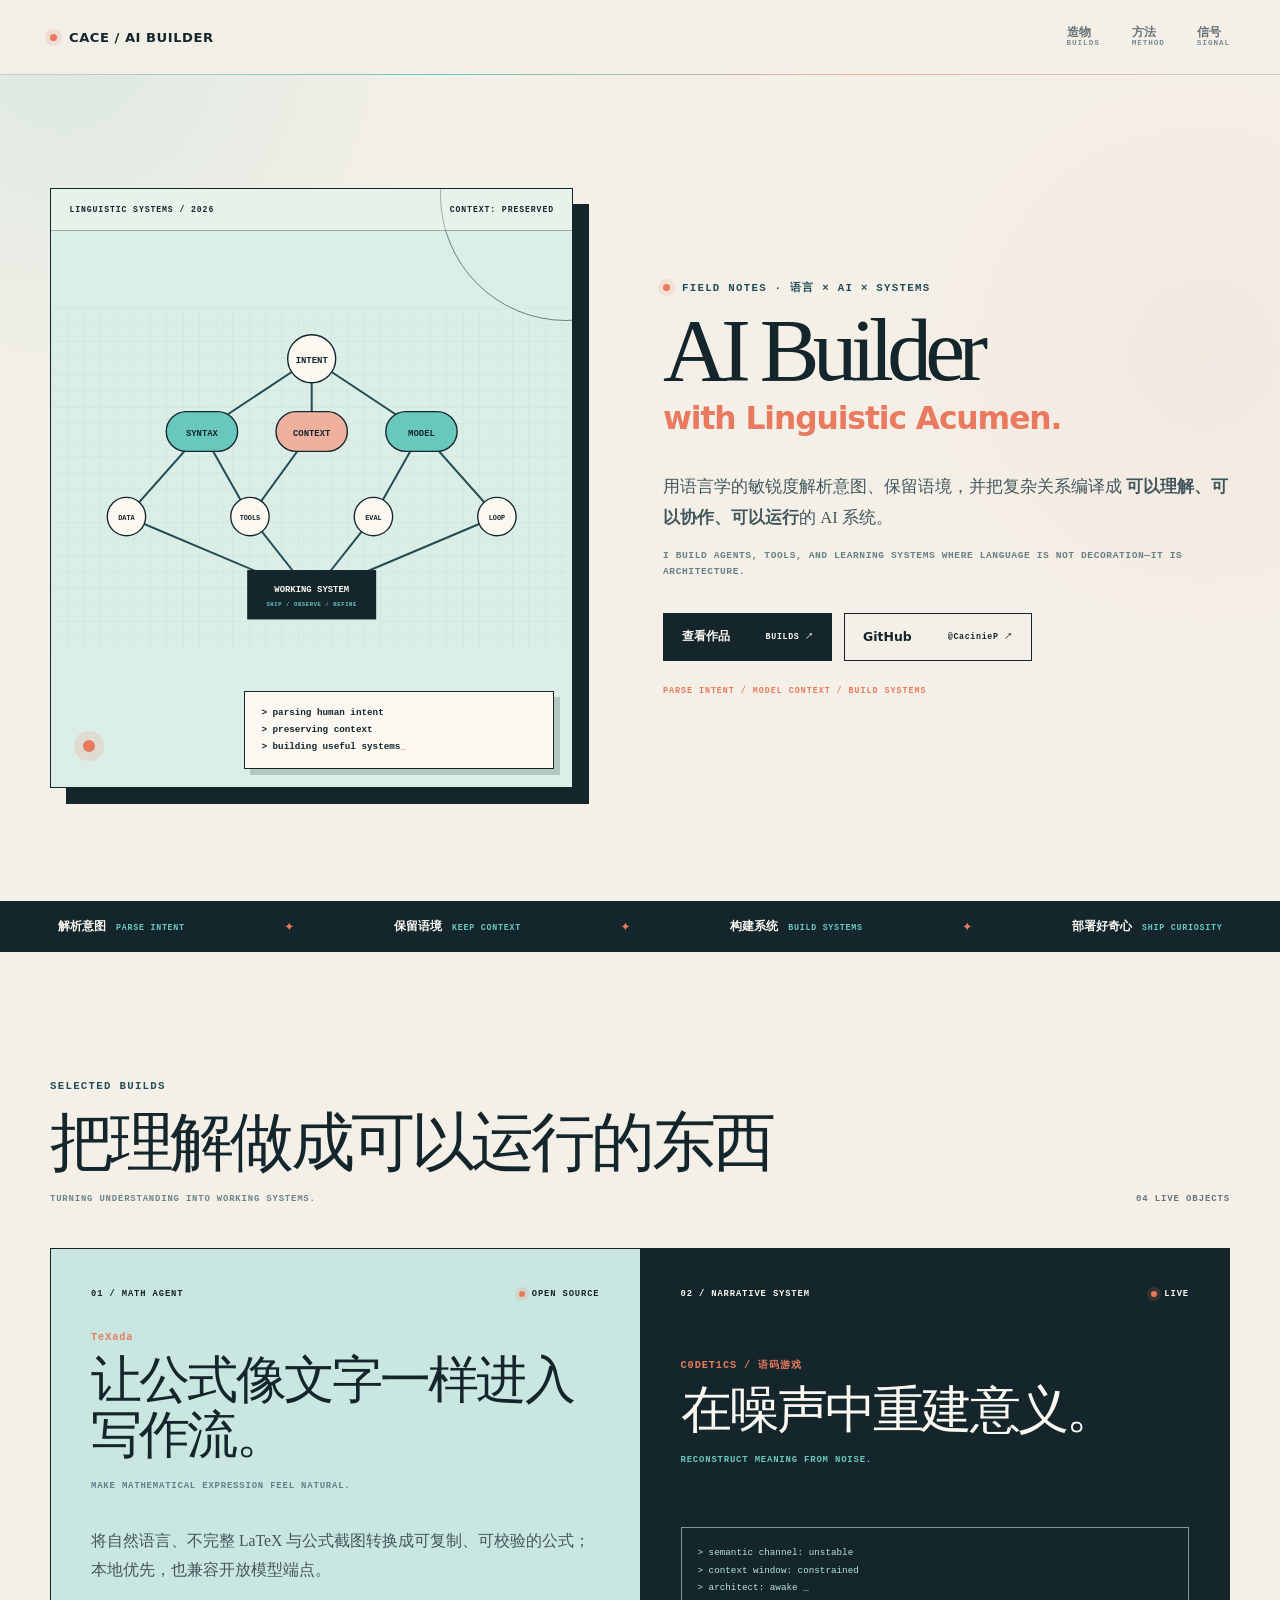
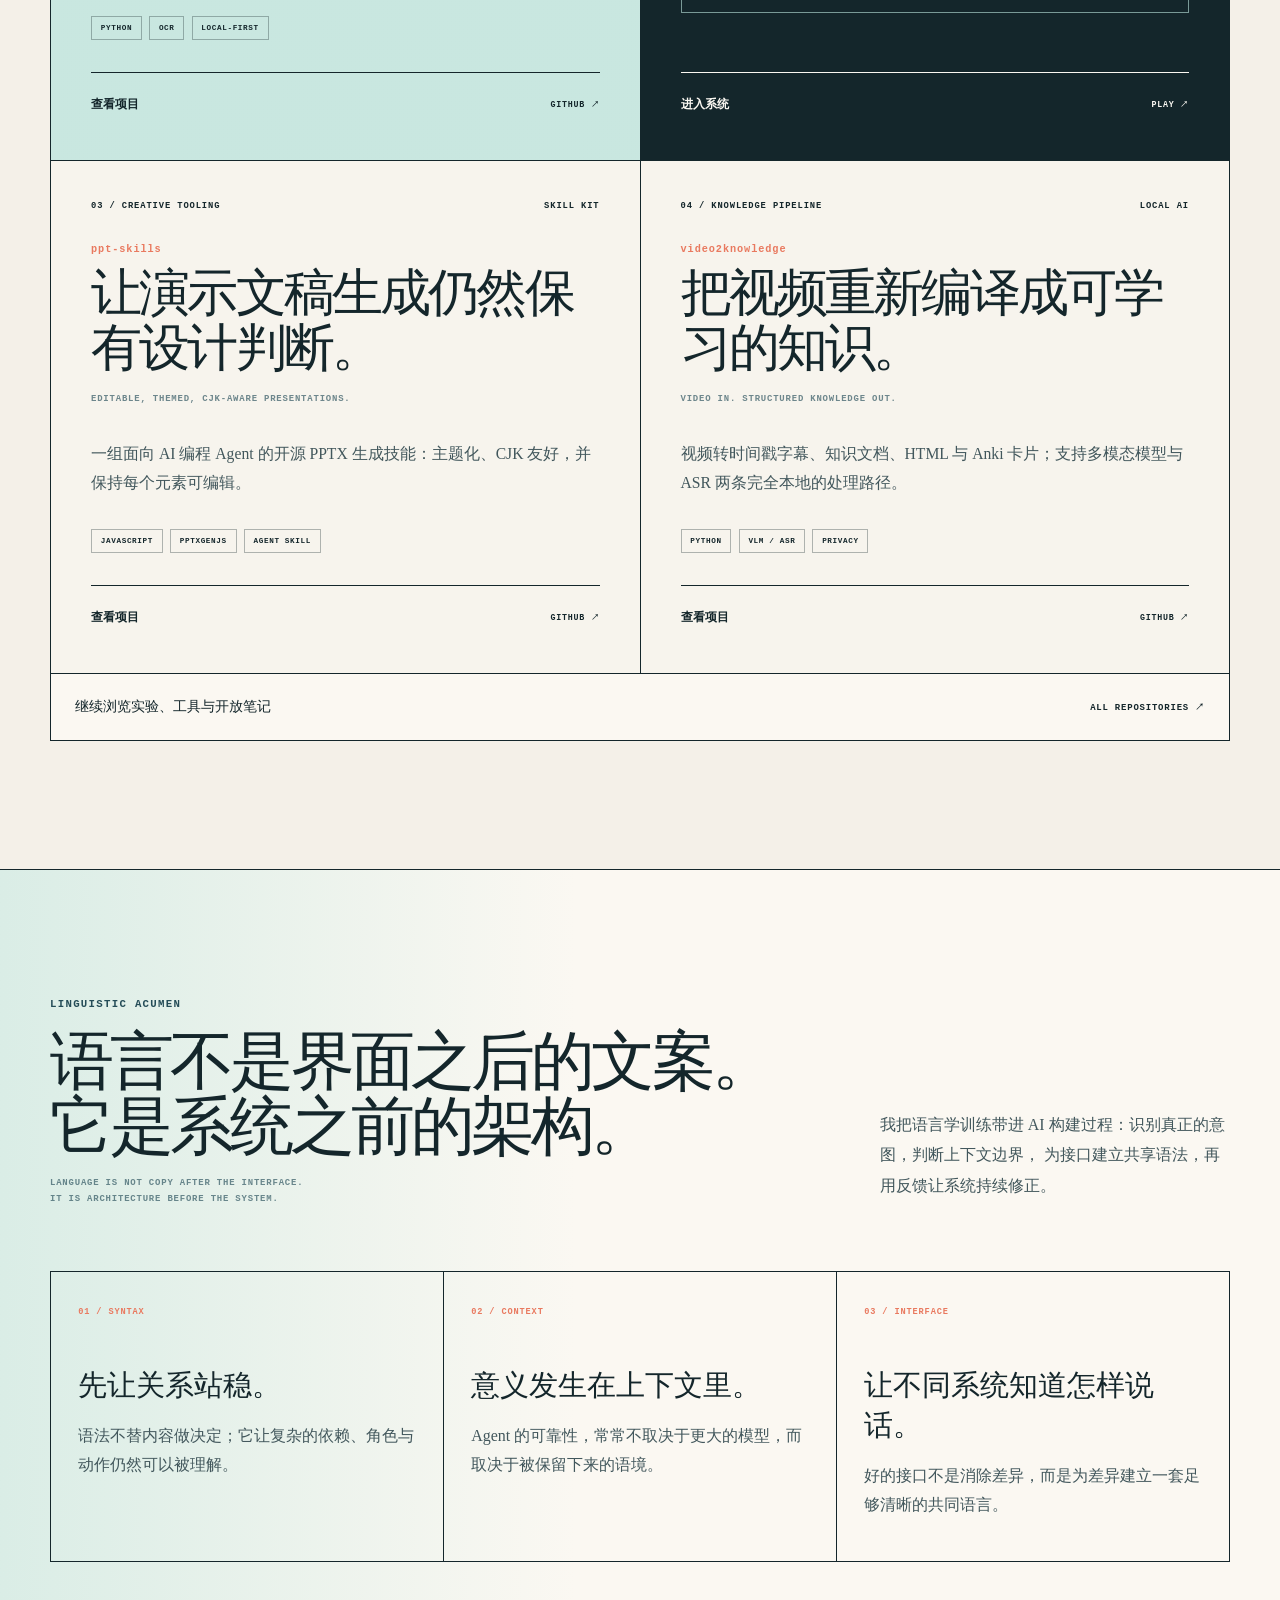
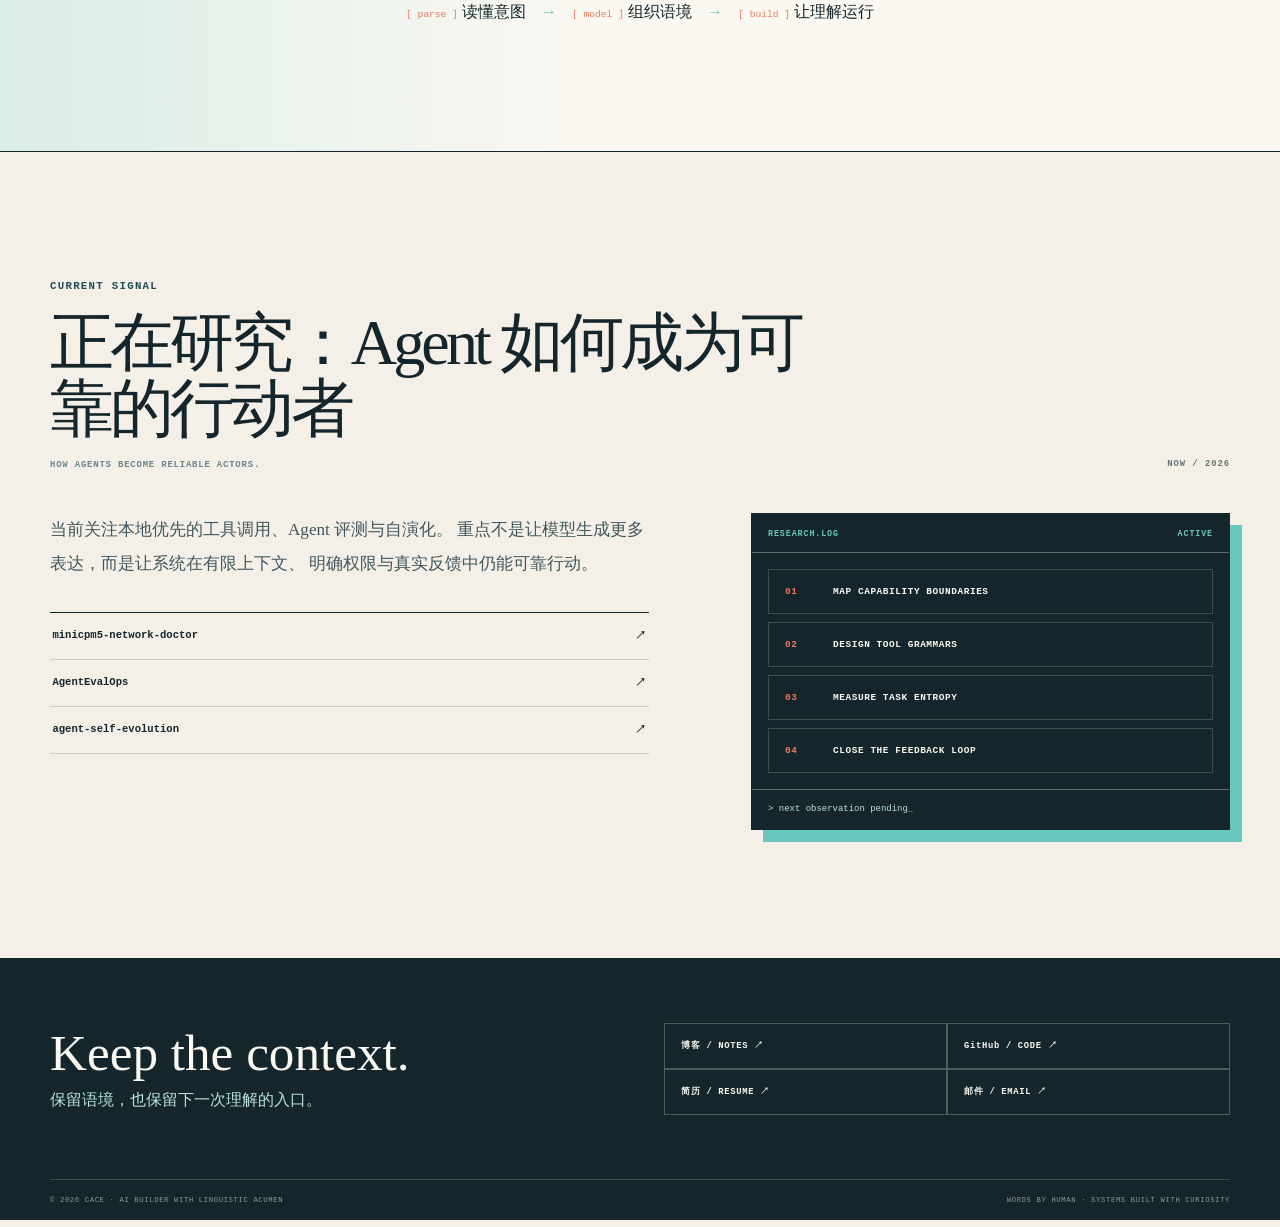
<file: index.html>
<!doctype html>
<html lang="zh-CN">
  <head>
    <meta charset="UTF-8" />
    <meta name="viewport" content="width=device-width, initial-scale=1.0" />
    <meta
      name="description"
      content="Cace — AI Builder with Linguistic Acumen. 用语言学敏锐度构建 AI Agent、开发者工具与学习系统。"
    />
    <meta name="theme-color" content="#f4f0e8" />
    <meta property="og:type" content="website" />
    <meta property="og:title" content="Cace — AI Builder with Linguistic Acumen" />
    <meta
      property="og:description"
      content="Parsing intent. Modeling context. Building systems."
    />
    <meta property="og:url" content="https://caciniep.github.io/" />
    <link rel="icon" href="./favicon.svg" type="image/svg+xml" />
    <link rel="canonical" href="https://caciniep.github.io/" />
    <link rel="stylesheet" href="./styles.css" />
    <title>Cace — AI Builder with Linguistic Acumen</title>
  </head>
  <body>
    <a class="skip-link" href="#main-content">跳到正文</a>

    <header class="site-header">
      <div class="shell header-inner">
        <a class="wordmark" href="#top" aria-label="返回首页">
          <span class="status-dot" aria-hidden="true"></span>
          <span>CACE / AI BUILDER</span>
        </a>
        <nav class="site-nav" aria-label="主导航">
          <a href="#builds">造物<small>BUILDS</small></a>
          <a href="#method">方法<small>METHOD</small></a>
          <a href="#signal">信号<small>SIGNAL</small></a>
        </nav>
      </div>
    </header>

    <main id="main-content">
      <section class="hero shell" id="top">
        <div class="hero-art" aria-label="句法树与 Agent 系统图">
          <div class="art-meta">
            <span>LINGUISTIC SYSTEMS / 2026</span>
            <span>CONTEXT: PRESERVED</span>
          </div>
          <svg
            class="graph"
            viewBox="0 0 760 500"
            role="img"
            aria-labelledby="graph-title graph-desc"
          >
            <title id="graph-title">句法树与 Agent 图</title>
            <desc id="graph-desc">
              意图从语言输入，经由语境、工具和反馈节点，汇聚为可运行的系统。
            </desc>
            <defs>
              <pattern
                id="grid"
                width="24"
                height="24"
                patternUnits="userSpaceOnUse"
              >
                <path
                  d="M 24 0 L 0 0 0 24"
                  fill="none"
                  stroke="#244c57"
                  stroke-opacity=".12"
                  stroke-width="1"
                />
              </pattern>
            </defs>
            <rect width="760" height="500" fill="url(#grid)" />
            <g class="graph-lines" fill="none">
              <path d="M380 74 L220 180 L110 304" />
              <path d="M380 74 L380 180 L290 304" />
              <path d="M380 74 L540 180 L650 304" />
              <path d="M220 180 L290 304" />
              <path d="M540 180 L470 304" />
              <path d="M110 304 L380 418" />
              <path d="M290 304 L380 418" />
              <path d="M470 304 L380 418" />
              <path d="M650 304 L380 418" />
            </g>
            <g class="graph-node">
              <circle cx="380" cy="74" r="35" />
              <text x="380" y="80">INTENT</text>
            </g>
            <g class="graph-node graph-node--mint">
              <rect x="168" y="151" width="104" height="58" rx="29" />
              <text x="220" y="186">SYNTAX</text>
            </g>
            <g class="graph-node graph-node--coral">
              <rect x="328" y="151" width="104" height="58" rx="29" />
              <text x="380" y="186">CONTEXT</text>
            </g>
            <g class="graph-node graph-node--mint">
              <rect x="488" y="151" width="104" height="58" rx="29" />
              <text x="540" y="186">MODEL</text>
            </g>
            <g class="graph-node graph-node--small">
              <circle cx="110" cy="304" r="28" />
              <text x="110" y="309">DATA</text>
            </g>
            <g class="graph-node graph-node--small">
              <circle cx="290" cy="304" r="28" />
              <text x="290" y="309">TOOLS</text>
            </g>
            <g class="graph-node graph-node--small">
              <circle cx="470" cy="304" r="28" />
              <text x="470" y="309">EVAL</text>
            </g>
            <g class="graph-node graph-node--small">
              <circle cx="650" cy="304" r="28" />
              <text x="650" y="309">LOOP</text>
            </g>
            <g class="graph-node graph-node--output">
              <rect x="287" y="383" width="186" height="70" />
              <text x="380" y="414">WORKING SYSTEM</text>
              <text class="graph-sub" x="380" y="435">SHIP / OBSERVE / REFINE</text>
            </g>
          </svg>
          <div class="terminal">
            <span>&gt; parsing human intent</span>
            <span>&gt; preserving context</span>
            <span>&gt; building useful systems<span class="cursor">_</span></span>
          </div>
        </div>

        <div class="hero-copy">
          <p class="eyebrow">
            <span class="status-dot" aria-hidden="true"></span>
            FIELD NOTES · 语言 × AI × SYSTEMS
          </p>
          <h1>
            <span>AI Builder</span>
            <em>with Linguistic Acumen.</em>
          </h1>
          <div class="hero-intro">
            <p>
              用语言学的敏锐度解析意图、保留语境，并把复杂关系编译成
              <strong>可以理解、可以协作、可以运行</strong>的 AI 系统。
            </p>
            <p lang="en">
              I build agents, tools, and learning systems where language is not
              decoration—it is architecture.
            </p>
          </div>
          <div class="hero-actions">
            <a class="button button-primary" href="#builds">
              查看作品 <span>BUILDS ↗</span>
            </a>
            <a
              class="button button-quiet"
              href="https://github.com/CacinieP"
              target="_blank"
              rel="noreferrer"
            >
              GitHub <span>@CacinieP ↗</span>
            </a>
          </div>
          <p class="system-line" lang="en">
            PARSE INTENT / MODEL CONTEXT / BUILD SYSTEMS
          </p>
        </div>
      </section>

      <section class="ticker" aria-label="构建宣言">
        <div class="ticker-track">
          <span>解析意图 <small>PARSE INTENT</small></span>
          <b>✦</b>
          <span>保留语境 <small>KEEP CONTEXT</small></span>
          <b>✦</b>
          <span>构建系统 <small>BUILD SYSTEMS</small></span>
          <b>✦</b>
          <span>部署好奇心 <small>SHIP CURIOSITY</small></span>
        </div>
      </section>

      <section class="section shell" id="builds">
        <div class="section-heading">
          <div>
            <p class="eyebrow">SELECTED BUILDS</p>
            <h2>把理解做成可以运行的东西</h2>
            <p class="translation" lang="en">
              TURNING UNDERSTANDING INTO WORKING SYSTEMS.
            </p>
          </div>
          <span class="section-index">04 LIVE OBJECTS</span>
        </div>

        <div class="project-grid">
          <article class="project-card project-card--lead">
            <div class="project-topline">
              <span>01 / MATH AGENT</span>
              <span class="live"><i></i> OPEN SOURCE</span>
            </div>
            <div>
              <p class="project-kicker">TeXada</p>
              <h3>让公式像文字一样进入写作流。</h3>
              <p class="translation" lang="en">
                MAKE MATHEMATICAL EXPRESSION FEEL NATURAL.
              </p>
            </div>
            <p class="project-copy">
              将自然语言、不完整 LaTeX 与公式截图转换成可复制、可校验的公式；
              本地优先，也兼容开放模型端点。
            </p>
            <div class="tag-row">
              <span>PYTHON</span><span>OCR</span><span>LOCAL-FIRST</span>
            </div>
            <a
              class="project-link"
              href="https://github.com/CacinieP/TeXada-the-Math-Agent"
              target="_blank"
              rel="noreferrer"
              aria-label="在 GitHub 查看 TeXada"
            >
              查看项目 <span>GITHUB ↗</span>
            </a>
          </article>

          <article class="project-card project-card--dark">
            <div class="project-topline">
              <span>02 / NARRATIVE SYSTEM</span>
              <span class="live"><i></i> LIVE</span>
            </div>
            <div>
              <p class="project-kicker">C0DET1CS / 语码游戏</p>
              <h3>在噪声中重建意义。</h3>
              <p class="translation" lang="en">
                RECONSTRUCT MEANING FROM NOISE.
              </p>
            </div>
            <div class="mini-terminal" aria-hidden="true">
              <span>&gt; semantic channel: unstable</span>
              <span>&gt; context window: constrained</span>
              <span>&gt; architect: awake _</span>
            </div>
            <a
              class="project-link"
              href="https://codetics.vercel.app/"
              target="_blank"
              rel="noreferrer"
              aria-label="进入 Codetics 游戏"
            >
              进入系统 <span>PLAY ↗</span>
            </a>
          </article>

          <article class="project-card">
            <div class="project-topline">
              <span>03 / CREATIVE TOOLING</span>
              <span>SKILL KIT</span>
            </div>
            <div>
              <p class="project-kicker">ppt-skills</p>
              <h3>让演示文稿生成仍然保有设计判断。</h3>
              <p class="translation" lang="en">
                EDITABLE, THEMED, CJK-AWARE PRESENTATIONS.
              </p>
            </div>
            <p class="project-copy">
              一组面向 AI 编程 Agent 的开源 PPTX 生成技能：主题化、CJK
              友好，并保持每个元素可编辑。
            </p>
            <div class="tag-row">
              <span>JAVASCRIPT</span><span>PPTXGENJS</span><span>AGENT SKILL</span>
            </div>
            <a
              class="project-link"
              href="https://github.com/CacinieP/ppt-skills"
              target="_blank"
              rel="noreferrer"
              aria-label="在 GitHub 查看 ppt-skills"
            >
              查看项目 <span>GITHUB ↗</span>
            </a>
          </article>

          <article class="project-card">
            <div class="project-topline">
              <span>04 / KNOWLEDGE PIPELINE</span>
              <span>LOCAL AI</span>
            </div>
            <div>
              <p class="project-kicker">video2knowledge</p>
              <h3>把视频重新编译成可学习的知识。</h3>
              <p class="translation" lang="en">
                VIDEO IN. STRUCTURED KNOWLEDGE OUT.
              </p>
            </div>
            <p class="project-copy">
              视频转时间戳字幕、知识文档、HTML 与 Anki
              卡片；支持多模态模型与 ASR 两条完全本地的处理路径。
            </p>
            <div class="tag-row">
              <span>PYTHON</span><span>VLM / ASR</span><span>PRIVACY</span>
            </div>
            <a
              class="project-link"
              href="https://github.com/CacinieP/video2knowledge"
              target="_blank"
              rel="noreferrer"
              aria-label="在 GitHub 查看 video2knowledge"
            >
              查看项目 <span>GITHUB ↗</span>
            </a>
          </article>
        </div>

        <a
          class="all-projects"
          href="https://github.com/CacinieP?tab=repositories"
          target="_blank"
          rel="noreferrer"
        >
          <span>继续浏览实验、工具与开放笔记</span>
          <strong>ALL REPOSITORIES ↗</strong>
        </a>
      </section>

      <section class="method" id="method">
        <div class="shell">
          <div class="method-heading">
            <div>
              <p class="eyebrow">LINGUISTIC ACUMEN</p>
              <h2>语言不是界面之后的文案。<br />它是系统之前的架构。</h2>
              <p class="translation" lang="en">
                LANGUAGE IS NOT COPY AFTER THE INTERFACE.<br />
                IT IS ARCHITECTURE BEFORE THE SYSTEM.
              </p>
            </div>
            <p>
              我把语言学训练带进 AI 构建过程：识别真正的意图，判断上下文边界，
              为接口建立共享语法，再用反馈让系统持续修正。
            </p>
          </div>

          <div class="method-grid">
            <article>
              <span>01 / SYNTAX</span>
              <h3>先让关系站稳。</h3>
              <p>
                语法不替内容做决定；它让复杂的依赖、角色与动作仍然可以被理解。
              </p>
            </article>
            <article>
              <span>02 / CONTEXT</span>
              <h3>意义发生在上下文里。</h3>
              <p>
                Agent 的可靠性，常常不取决于更大的模型，而取决于被保留下来的语境。
              </p>
            </article>
            <article>
              <span>03 / INTERFACE</span>
              <h3>让不同系统知道怎样说话。</h3>
              <p>
                好的接口不是消除差异，而是为差异建立一套足够清晰的共同语言。
              </p>
            </article>
          </div>

          <p class="method-bridge">
            <span>[ parse ]</span> 读懂意图 <i>→</i>
            <span>[ model ]</span> 组织语境 <i>→</i>
            <span>[ build ]</span> 让理解运行
          </p>
        </div>
      </section>

      <section class="section shell signal-section" id="signal">
        <div class="section-heading">
          <div>
            <p class="eyebrow">CURRENT SIGNAL</p>
            <h2>正在研究：Agent 如何成为可靠的行动者</h2>
            <p class="translation" lang="en">
              HOW AGENTS BECOME RELIABLE ACTORS.
            </p>
          </div>
          <span class="section-index">NOW / 2026</span>
        </div>

        <div class="signal-grid">
          <div class="signal-copy">
            <p>
              当前关注本地优先的工具调用、Agent 评测与自演化。
              重点不是让模型生成更多表达，而是让系统在有限上下文、
              明确权限与真实反馈中仍能可靠行动。
            </p>
            <div class="signal-links">
              <a
                href="https://github.com/CacinieP/minicpm5-network-doctor"
                target="_blank"
                rel="noreferrer"
              >
                minicpm5-network-doctor <span>↗</span>
              </a>
              <a
                href="https://github.com/CacinieP/AgentEvalOps"
                target="_blank"
                rel="noreferrer"
              >
                AgentEvalOps <span>↗</span>
              </a>
              <a
                href="https://github.com/CacinieP/agent-self-evolution"
                target="_blank"
                rel="noreferrer"
              >
                agent-self-evolution <span>↗</span>
              </a>
            </div>
          </div>

          <div class="signal-console" aria-label="当前研究路径">
            <div class="console-head">
              <span>RESEARCH.LOG</span><span>ACTIVE</span>
            </div>
            <ol>
              <li><span>01</span>MAP CAPABILITY BOUNDARIES</li>
              <li><span>02</span>DESIGN TOOL GRAMMARS</li>
              <li><span>03</span>MEASURE TASK ENTROPY</li>
              <li><span>04</span>CLOSE THE FEEDBACK LOOP</li>
            </ol>
            <p>&gt; next observation pending<span class="cursor">_</span></p>
          </div>
        </div>
      </section>
    </main>

    <footer class="site-footer">
      <div class="shell footer-inner">
        <div>
          <p class="footer-title">Keep the context.</p>
          <p>保留语境，也保留下一次理解的入口。</p>
        </div>
        <nav aria-label="页脚导航">
          <a
            href="https://linguistwantstech.online/"
            target="_blank"
            rel="noreferrer"
            >博客 / NOTES ↗</a
          >
          <a
            href="https://github.com/CacinieP"
            target="_blank"
            rel="noreferrer"
            >GitHub / CODE ↗</a
          >
          <a href="https://caciniep.github.io/resume/">简历 / RESUME ↗</a>
          <a href="mailto:cacinie@gmail.com">邮件 / EMAIL ↗</a>
        </nav>
      </div>
      <div class="shell footer-bottom">
        <span>© 2026 CACE · AI BUILDER WITH LINGUISTIC ACUMEN</span>
        <span>WORDS BY HUMAN · SYSTEMS BUILT WITH CURIOSITY</span>
      </div>
    </footer>
  </body>
</html>
</file>
<file: styles.css>
:root {
  --paper: #f4f0e8;
  --paper-bright: #fbf8f2;
  --ink: #14262b;
  --ink-soft: #244c57;
  --muted: #687578;
  --line: rgba(20, 38, 43, 0.18);
  --aqua: #69c8bd;
  --aqua-soft: #b9e2da;
  --coral: #e9795f;
  --coral-soft: #efb09e;
  --yellow: #efc75e;
  --serif: "Iowan Old Style", "Songti SC", "Noto Serif CJK SC", "STSong",
    Georgia, serif;
  --sans: "Avenir Next", "PingFang SC", "Noto Sans CJK SC", "Microsoft YaHei",
    system-ui, sans-serif;
  --mono: "SFMono-Regular", "Cascadia Code", "Roboto Mono", monospace;
}

* {
  box-sizing: border-box;
}

html {
  scroll-behavior: smooth;
}

body {
  margin: 0;
  background:
    radial-gradient(circle at 5% 1%, rgba(105, 200, 189, 0.17), transparent 23rem),
    radial-gradient(circle at 94% 8%, rgba(239, 176, 158, 0.12), transparent 22rem),
    var(--paper);
  color: var(--ink);
  font-family: var(--sans);
  -webkit-font-smoothing: antialiased;
}

a {
  color: inherit;
  text-decoration: none;
}

::selection {
  background: var(--yellow);
  color: var(--ink);
}

.shell {
  width: min(1180px, calc(100% - 3rem));
  margin-inline: auto;
}

.skip-link {
  position: fixed;
  top: 0.75rem;
  left: 0.75rem;
  z-index: 100;
  padding: 0.7rem 1rem;
  border: 1px solid var(--ink);
  background: var(--paper-bright);
  font-weight: 750;
  transform: translateY(-160%);
}

.skip-link:focus {
  transform: translateY(0);
}

.site-header {
  position: sticky;
  top: 0;
  z-index: 50;
  border-bottom: 1px solid var(--line);
  background: rgba(244, 240, 232, 0.88);
  backdrop-filter: blur(16px);
}

.site-header::after {
  position: absolute;
  right: 0;
  bottom: -1px;
  left: 0;
  height: 1px;
  content: "";
  background: linear-gradient(
    90deg,
    transparent 5%,
    var(--aqua) 34%,
    var(--coral-soft) 67%,
    transparent 95%
  );
}

.header-inner {
  display: flex;
  min-height: 74px;
  align-items: center;
  justify-content: space-between;
  gap: 2rem;
}

.wordmark {
  display: inline-flex;
  align-items: center;
  gap: 0.75rem;
  font-size: 0.82rem;
  font-weight: 800;
  letter-spacing: 0.04em;
}

.status-dot {
  display: inline-block;
  width: 7px;
  height: 7px;
  border-radius: 50%;
  background: var(--coral);
  box-shadow: 0 0 0 5px rgba(233, 121, 95, 0.14);
  flex: 0 0 auto;
}

.site-nav {
  display: flex;
  align-items: center;
  gap: 2rem;
  color: var(--muted);
  font-size: 0.78rem;
  font-weight: 700;
}

.site-nav a {
  position: relative;
  display: grid;
  gap: 0.08rem;
  padding-block: 0.3rem;
  line-height: 1;
}

.site-nav small {
  color: rgba(36, 76, 87, 0.6);
  font-family: var(--mono);
  font-size: 0.48rem;
  letter-spacing: 0.12em;
}

.site-nav a::after {
  position: absolute;
  right: 0;
  bottom: 0;
  left: 0;
  height: 1px;
  content: "";
  background: var(--ink);
  transform: scaleX(0);
  transform-origin: right;
  transition: transform 180ms ease;
}

.site-nav a:hover::after,
.site-nav a:focus-visible::after {
  transform: scaleX(1);
  transform-origin: left;
}

.hero {
  display: grid;
  min-height: calc(100svh - 74px);
  padding-block: clamp(2.5rem, 6vw, 5rem);
  grid-template-columns: minmax(0, 0.96fr) minmax(0, 1.04fr);
  align-items: center;
  gap: clamp(3rem, 7vw, 7rem);
}

.hero-art {
  position: relative;
  min-height: 600px;
  border: 1px solid var(--ink);
  background:
    linear-gradient(rgba(105, 200, 189, 0.22), rgba(105, 200, 189, 0.22)),
    var(--paper-bright);
  box-shadow: 16px 16px 0 var(--ink);
  overflow: hidden;
}

.hero-art::before {
  position: absolute;
  width: 250px;
  height: 250px;
  right: -120px;
  top: -120px;
  border: 1px solid rgba(20, 38, 43, 0.55);
  border-radius: 50%;
  content: "";
}

.hero-art::after {
  position: absolute;
  width: 12px;
  height: 12px;
  left: 32px;
  bottom: 35px;
  border-radius: 50%;
  content: "";
  background: var(--coral);
  box-shadow: 0 0 0 9px rgba(233, 121, 95, 0.16);
}

.art-meta {
  position: absolute;
  z-index: 2;
  top: 0;
  right: 0;
  left: 0;
  display: flex;
  justify-content: space-between;
  padding: 1rem 1.15rem;
  border-bottom: 1px solid rgba(20, 38, 43, 0.35);
  background: rgba(251, 248, 242, 0.36);
  font-family: var(--mono);
  font-size: 0.51rem;
  font-weight: 700;
  letter-spacing: 0.11em;
}

.graph {
  position: absolute;
  inset: 58px 0 75px;
  width: 100%;
  height: calc(100% - 133px);
}

.graph-lines path {
  stroke: var(--ink-soft);
  stroke-width: 2;
  vector-effect: non-scaling-stroke;
}

.graph-node circle,
.graph-node rect {
  fill: var(--paper-bright);
  stroke: var(--ink);
  stroke-width: 2;
}

.graph-node--mint rect {
  fill: var(--aqua);
}

.graph-node--coral rect {
  fill: var(--coral-soft);
}

.graph-node--output rect {
  fill: var(--ink);
}

.graph-node text {
  fill: var(--ink);
  font-family: var(--mono);
  font-size: 13px;
  font-weight: 800;
  text-anchor: middle;
}

.graph-node--small text {
  font-size: 10px;
}

.graph-node--output text {
  fill: var(--paper-bright);
}

.graph-node .graph-sub {
  fill: var(--aqua);
  font-size: 8px;
  font-weight: 650;
  letter-spacing: 0.12em;
}

.terminal {
  position: absolute;
  right: 18px;
  bottom: 18px;
  display: grid;
  width: min(310px, calc(100% - 70px));
  padding: 0.8rem 1rem;
  border: 1px solid var(--ink);
  background: var(--paper-bright);
  font-family: var(--mono);
  font-size: 0.58rem;
  font-weight: 650;
  line-height: 1.8;
  box-shadow: 6px 6px 0 rgba(20, 38, 43, 0.2);
}

.cursor {
  color: var(--coral);
  animation: blink 1.1s step-end infinite;
}

@keyframes blink {
  50% {
    opacity: 0;
  }
}

.eyebrow {
  display: flex;
  margin: 0 0 1.15rem;
  align-items: center;
  gap: 0.75rem;
  color: var(--ink-soft);
  font-family: var(--mono);
  font-size: 0.67rem;
  font-weight: 750;
  letter-spacing: 0.12em;
}

.hero-copy h1 {
  margin: 0;
  font-family: var(--serif);
  font-size: clamp(4rem, 7vw, 7.6rem);
  font-weight: 500;
  letter-spacing: -0.075em;
  line-height: 0.82;
}

.hero-copy h1 span,
.hero-copy h1 em {
  display: block;
}

.hero-copy h1 em {
  max-width: 620px;
  margin-top: 0.48em;
  color: var(--coral);
  font-family: var(--sans);
  font-size: 0.35em;
  font-style: normal;
  font-weight: 700;
  letter-spacing: -0.035em;
  line-height: 1.08;
}

.hero-intro {
  display: grid;
  max-width: 640px;
  margin-top: 2.2rem;
  gap: 0.9rem;
  color: #42575c;
  font-family: var(--serif);
  font-size: 1.04rem;
  line-height: 1.9;
}

.hero-intro p {
  margin: 0;
}

.hero-intro p[lang="en"] {
  color: rgba(36, 76, 87, 0.68);
  font-family: var(--mono);
  font-size: 0.6rem;
  font-weight: 650;
  letter-spacing: 0.06em;
  line-height: 1.7;
  text-transform: uppercase;
}

.hero-actions {
  display: flex;
  margin-top: 2rem;
  flex-wrap: wrap;
  gap: 0.75rem;
}

.button {
  display: inline-flex;
  min-height: 48px;
  align-items: center;
  justify-content: space-between;
  gap: 2.25rem;
  padding: 0.8rem 1.1rem;
  border: 1px solid var(--ink);
  font-size: 0.78rem;
  font-weight: 750;
  transition:
    background 160ms ease,
    color 160ms ease,
    transform 160ms ease,
    box-shadow 160ms ease;
}

.button span {
  font-family: var(--mono);
  font-size: 0.52rem;
  letter-spacing: 0.08em;
}

.button-primary {
  background: var(--ink);
  color: var(--paper-bright);
}

.button:hover {
  transform: translateY(-2px);
  box-shadow: 4px 4px 0 var(--aqua);
}

.button-quiet:hover {
  background: var(--paper-bright);
}

.system-line {
  margin: 1.6rem 0 0;
  color: var(--coral);
  font-family: var(--mono);
  font-size: 0.52rem;
  font-weight: 750;
  letter-spacing: 0.12em;
}

.ticker {
  overflow: hidden;
  border-block: 1px solid var(--ink);
  background: var(--ink);
  color: var(--paper-bright);
}

.ticker-track {
  display: flex;
  width: max-content;
  min-width: 100%;
  align-items: center;
  justify-content: space-around;
  gap: 3rem;
  padding: 1rem 2rem;
  font-size: 0.78rem;
  font-weight: 700;
}

.ticker-track span {
  display: flex;
  align-items: baseline;
  gap: 0.65rem;
  white-space: nowrap;
}

.ticker-track small {
  color: var(--aqua);
  font-family: var(--mono);
  font-size: 0.52rem;
  letter-spacing: 0.09em;
}

.ticker-track b {
  color: var(--coral);
}

.section {
  padding-block: clamp(5rem, 10vw, 9rem);
  scroll-margin-top: 72px;
}

.section-heading {
  display: flex;
  align-items: end;
  justify-content: space-between;
  gap: 3rem;
  margin-bottom: 2.5rem;
}

.section-heading h2,
.method-heading h2 {
  max-width: 800px;
  margin: 0;
  font-family: var(--serif);
  font-size: clamp(2.6rem, 5vw, 4.8rem);
  font-weight: 500;
  letter-spacing: -0.06em;
  line-height: 1.03;
}

.translation {
  margin: 1rem 0 0;
  color: rgba(36, 76, 87, 0.65);
  font-family: var(--mono);
  font-size: 0.56rem;
  font-weight: 700;
  letter-spacing: 0.09em;
  line-height: 1.7;
}

.section-index {
  flex: 0 0 auto;
  padding-bottom: 0.25rem;
  color: var(--muted);
  font-family: var(--mono);
  font-size: 0.56rem;
  font-weight: 700;
  letter-spacing: 0.1em;
}

.project-grid {
  display: grid;
  grid-template-columns: repeat(2, minmax(0, 1fr));
  border-top: 1px solid var(--ink);
  border-left: 1px solid var(--ink);
}

.project-card {
  position: relative;
  display: flex;
  min-height: 500px;
  flex-direction: column;
  justify-content: space-between;
  gap: 2rem;
  padding: clamp(1.5rem, 4vw, 2.5rem);
  border-right: 1px solid var(--ink);
  border-bottom: 1px solid var(--ink);
  background: rgba(251, 248, 242, 0.44);
  transition:
    background 180ms ease,
    transform 180ms ease;
}

.project-card:hover {
  z-index: 2;
  background: var(--paper-bright);
  transform: translate(-3px, -3px);
  box-shadow: 7px 7px 0 var(--aqua);
}

.project-card--lead {
  background:
    linear-gradient(rgba(185, 226, 218, 0.76), rgba(185, 226, 218, 0.76)),
    var(--paper-bright);
}

.project-card--dark {
  background: var(--ink);
  color: var(--paper-bright);
}

.project-card--dark:hover {
  background: var(--ink-soft);
}

.project-topline {
  display: flex;
  align-items: center;
  justify-content: space-between;
  gap: 1.5rem;
  font-family: var(--mono);
  font-size: 0.55rem;
  font-weight: 750;
  letter-spacing: 0.1em;
}

.live {
  display: inline-flex;
  align-items: center;
  gap: 0.45rem;
}

.live i {
  width: 6px;
  height: 6px;
  border-radius: 50%;
  background: var(--coral);
  box-shadow: 0 0 0 4px rgba(233, 121, 95, 0.16);
}

.project-kicker {
  margin: 0 0 0.6rem;
  color: var(--coral);
  font-family: var(--mono);
  font-size: 0.64rem;
  font-weight: 750;
  letter-spacing: 0.09em;
}

.project-card h3 {
  max-width: 490px;
  margin: 0;
  font-family: var(--serif);
  font-size: clamp(2rem, 4vw, 3.65rem);
  font-weight: 500;
  letter-spacing: -0.055em;
  line-height: 1.08;
}

.project-card--dark .translation {
  color: var(--aqua);
}

.project-copy {
  max-width: 520px;
  margin: 0;
  color: #42575c;
  font-family: var(--serif);
  font-size: 0.98rem;
  line-height: 1.85;
}

.tag-row {
  display: flex;
  flex-wrap: wrap;
  gap: 0.45rem;
}

.tag-row span {
  padding: 0.45rem 0.55rem;
  border: 1px solid rgba(20, 38, 43, 0.32);
  font-family: var(--mono);
  font-size: 0.48rem;
  font-weight: 700;
  letter-spacing: 0.08em;
}

.project-link {
  display: flex;
  min-height: 48px;
  align-items: center;
  justify-content: space-between;
  padding-top: 1rem;
  border-top: 1px solid currentColor;
  font-size: 0.78rem;
  font-weight: 750;
}

.project-link span {
  font-family: var(--mono);
  font-size: 0.52rem;
  letter-spacing: 0.09em;
}

.mini-terminal {
  display: grid;
  padding: 1rem;
  border: 1px solid rgba(185, 226, 218, 0.62);
  color: var(--aqua-soft);
  font-family: var(--mono);
  font-size: 0.58rem;
  line-height: 1.85;
}

.all-projects {
  display: flex;
  align-items: center;
  justify-content: space-between;
  gap: 2rem;
  padding: 1.5rem;
  border: 1px solid var(--ink);
  border-top: 0;
  background: var(--paper-bright);
  font-size: 0.85rem;
  transition:
    background 160ms ease,
    color 160ms ease;
}

.all-projects strong {
  font-family: var(--mono);
  font-size: 0.56rem;
  letter-spacing: 0.09em;
}

.all-projects:hover {
  background: var(--coral);
  color: var(--paper-bright);
}

.method {
  padding-block: clamp(5rem, 10vw, 9rem);
  border-block: 1px solid var(--ink);
  background:
    linear-gradient(90deg, rgba(185, 226, 218, 0.5), transparent 45%),
    var(--paper-bright);
  scroll-margin-top: 72px;
}

.method-heading {
  display: grid;
  grid-template-columns: minmax(0, 1.35fr) minmax(280px, 0.65fr);
  align-items: end;
  gap: clamp(3rem, 8vw, 8rem);
}

.method-heading > p {
  margin: 0 0 0.35rem;
  color: #42575c;
  font-family: var(--serif);
  line-height: 1.9;
}

.method-grid {
  display: grid;
  margin-top: 4rem;
  grid-template-columns: repeat(3, minmax(0, 1fr));
  border-top: 1px solid var(--ink);
  border-left: 1px solid var(--ink);
}

.method-grid article {
  min-height: 290px;
  padding: 1.7rem;
  border-right: 1px solid var(--ink);
  border-bottom: 1px solid var(--ink);
}

.method-grid article > span {
  color: var(--coral);
  font-family: var(--mono);
  font-size: 0.54rem;
  font-weight: 750;
  letter-spacing: 0.1em;
}

.method-grid h3 {
  margin: 3rem 0 1rem;
  font-family: var(--serif);
  font-size: 1.8rem;
  font-weight: 500;
}

.method-grid p {
  margin: 0;
  color: #42575c;
  font-family: var(--serif);
  line-height: 1.8;
}

.method-bridge {
  margin: 2.5rem 0 0;
  text-align: center;
  font-family: var(--serif);
}

.method-bridge span {
  color: var(--coral);
  font-family: var(--mono);
  font-size: 0.6rem;
}

.method-bridge i {
  margin-inline: 0.7rem;
  color: var(--aqua);
  font-style: normal;
}

.signal-grid {
  display: grid;
  grid-template-columns: minmax(0, 1fr) minmax(380px, 0.8fr);
  gap: clamp(3rem, 8vw, 8rem);
}

.signal-copy > p {
  max-width: 670px;
  margin: 0;
  color: #42575c;
  font-family: var(--serif);
  font-size: 1.07rem;
  line-height: 1.95;
}

.signal-links {
  display: grid;
  margin-top: 2rem;
  border-top: 1px solid var(--ink);
}

.signal-links a {
  display: flex;
  justify-content: space-between;
  padding: 1rem 0.15rem;
  border-bottom: 1px solid var(--line);
  font-family: var(--mono);
  font-size: 0.66rem;
  font-weight: 700;
  transition: padding 160ms ease;
}

.signal-links a:hover {
  padding-inline: 0.65rem;
}

.signal-console {
  border: 1px solid var(--ink);
  background: var(--ink);
  color: var(--paper-bright);
  box-shadow: 12px 12px 0 var(--aqua);
}

.console-head {
  display: flex;
  justify-content: space-between;
  padding: 0.9rem 1rem;
  border-bottom: 1px solid rgba(185, 226, 218, 0.4);
  color: var(--aqua);
  font-family: var(--mono);
  font-size: 0.52rem;
  font-weight: 750;
  letter-spacing: 0.11em;
}

.signal-console ol {
  display: grid;
  margin: 0;
  padding: 1rem;
  list-style: none;
  gap: 0.5rem;
}

.signal-console li {
  display: grid;
  padding: 1rem;
  border: 1px solid rgba(251, 248, 242, 0.18);
  grid-template-columns: 3rem 1fr;
  align-items: center;
  font-family: var(--mono);
  font-size: 0.59rem;
  font-weight: 700;
  letter-spacing: 0.06em;
}

.signal-console li span {
  color: var(--coral);
}

.signal-console > p {
  margin: 0;
  padding: 0.9rem 1rem;
  border-top: 1px solid rgba(185, 226, 218, 0.4);
  color: var(--aqua-soft);
  font-family: var(--mono);
  font-size: 0.56rem;
}

.site-footer {
  border-top: 1px solid var(--ink);
  background: var(--ink);
  color: var(--paper-bright);
}

.footer-inner {
  display: grid;
  padding-block: 4rem;
  grid-template-columns: 1fr 1fr;
  gap: 3rem;
}

.footer-inner p {
  max-width: 470px;
  margin: 0.5rem 0 0;
  color: var(--aqua-soft);
  font-family: var(--serif);
}

.footer-inner .footer-title {
  margin: 0;
  color: var(--paper-bright);
  font-family: var(--serif);
  font-size: clamp(2rem, 4vw, 3.5rem);
}

.footer-inner nav {
  display: grid;
  align-content: start;
  grid-template-columns: repeat(2, minmax(0, 1fr));
}

.footer-inner nav a {
  padding: 1rem;
  border: 1px solid rgba(251, 248, 242, 0.25);
  font-family: var(--mono);
  font-size: 0.55rem;
  font-weight: 700;
  letter-spacing: 0.08em;
  transition:
    background 160ms ease,
    color 160ms ease;
}

.footer-inner nav a:hover {
  background: var(--aqua);
  color: var(--ink);
}

.footer-bottom {
  display: flex;
  justify-content: space-between;
  gap: 2rem;
  padding-block: 1rem;
  border-top: 1px solid rgba(251, 248, 242, 0.18);
  color: rgba(251, 248, 242, 0.54);
  font-family: var(--mono);
  font-size: 0.45rem;
  letter-spacing: 0.09em;
}

a:focus-visible {
  outline: 2px solid var(--coral);
  outline-offset: 4px;
}

@media (max-width: 900px) {
  .hero {
    min-height: auto;
    grid-template-columns: 1fr;
  }

  .hero-art {
    min-height: 540px;
  }

  .hero-copy {
    padding-block: 1rem 2rem;
  }

  .method-heading,
  .signal-grid {
    grid-template-columns: 1fr;
  }

  .project-grid,
  .method-grid {
    grid-template-columns: 1fr;
  }

  .project-card {
    min-height: 450px;
  }

  .method-grid article {
    min-height: 240px;
  }
}

@media (max-width: 640px) {
  .shell {
    width: min(100% - 1.5rem, 1180px);
  }

  .site-nav {
    gap: 0.8rem;
  }

  .site-nav a {
    font-size: 0.7rem;
  }

  .site-nav small {
    display: none;
  }

  .wordmark {
    font-size: 0.7rem;
  }

  .hero {
    gap: 2.8rem;
  }

  .hero-art {
    min-height: 430px;
    box-shadow: 8px 8px 0 var(--ink);
  }

  .art-meta {
    padding: 0.8rem;
    font-size: 0.42rem;
  }

  .graph {
    inset: 50px -55px 55px;
    width: calc(100% + 110px);
    height: calc(100% - 105px);
  }

  .terminal {
    right: 10px;
    bottom: 10px;
    width: calc(100% - 58px);
  }

  .hero-copy h1 {
    font-size: clamp(3.6rem, 21vw, 5.2rem);
  }

  .hero-copy h1 em {
    font-size: 0.31em;
  }

  .ticker-track {
    justify-content: flex-start;
  }

  .section-heading {
    display: grid;
    gap: 1rem;
  }

  .project-card {
    min-height: 480px;
  }

  .all-projects,
  .footer-bottom {
    align-items: flex-start;
    flex-direction: column;
  }

  .method-heading h2 br {
    display: none;
  }

  .method-bridge {
    display: grid;
    gap: 0.35rem;
    text-align: left;
  }

  .method-bridge i {
    display: none;
  }

  .signal-grid {
    gap: 2.5rem;
  }

  .footer-inner {
    grid-template-columns: 1fr;
  }

  .footer-inner nav {
    grid-template-columns: 1fr;
  }
}

@media (prefers-reduced-motion: reduce) {
  html {
    scroll-behavior: auto;
  }

  *,
  *::before,
  *::after {
    animation-duration: 0.01ms !important;
    animation-iteration-count: 1 !important;
    scroll-behavior: auto !important;
    transition-duration: 0.01ms !important;
  }
}
</file>
